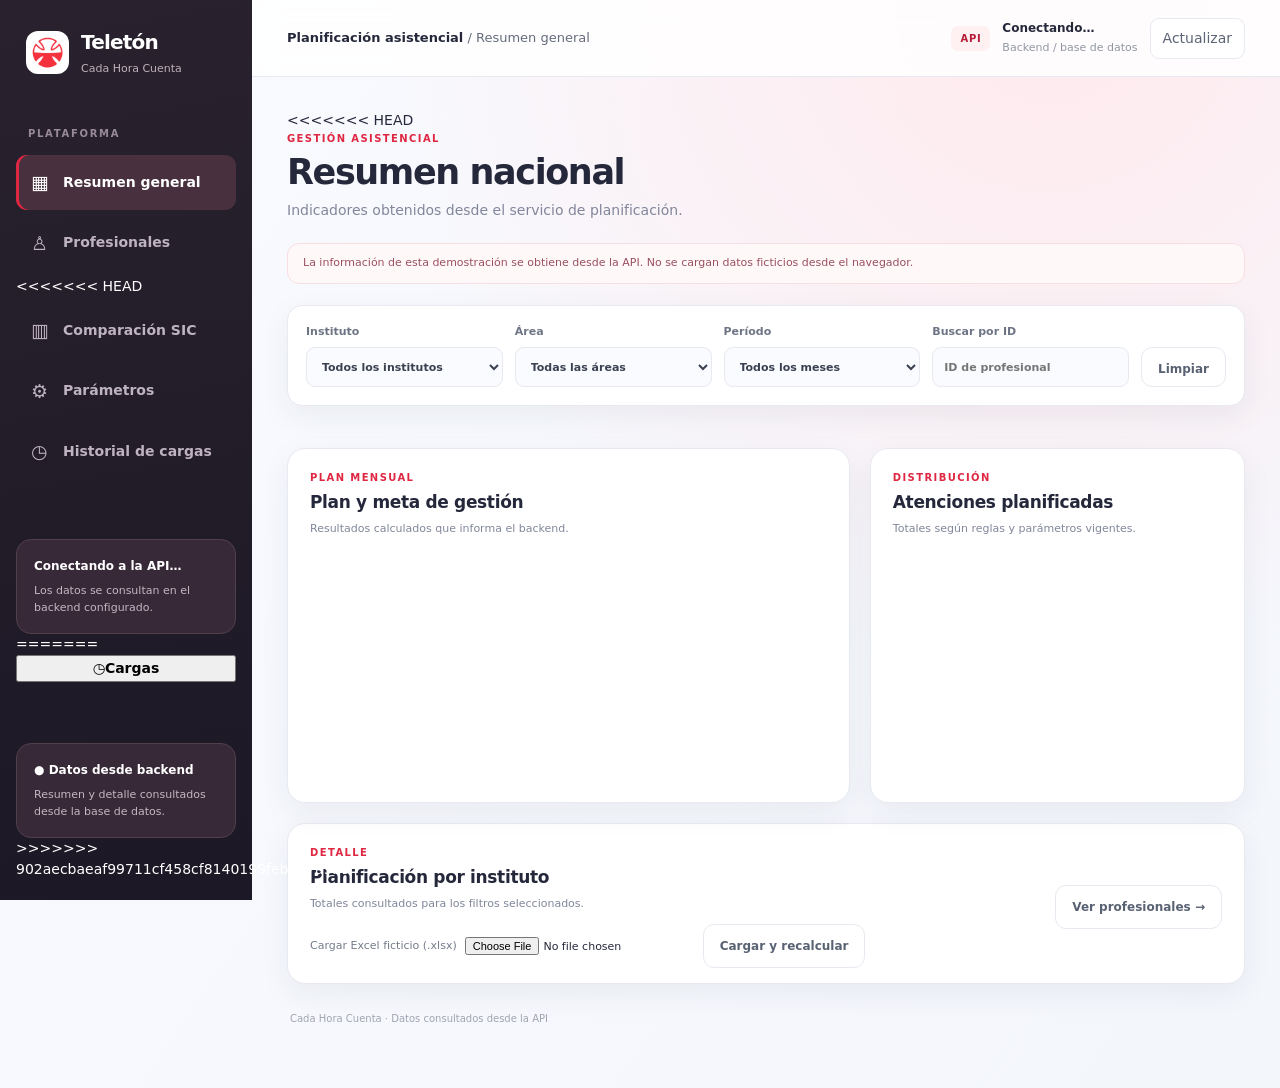
<file: frontend/index.html>
<!DOCTYPE html>
<html lang="es-CL">
<head><meta charset="UTF-8"><meta name="viewport" content="width=device-width, initial-scale=1"><meta http-equiv="refresh" content="0;url=dashboard.html"><title>Cada Hora Cuenta</title></head>
<body><p>Abriendo el dashboard… <a href="dashboard.html">Continuar</a></p></body>
</html>
</file>
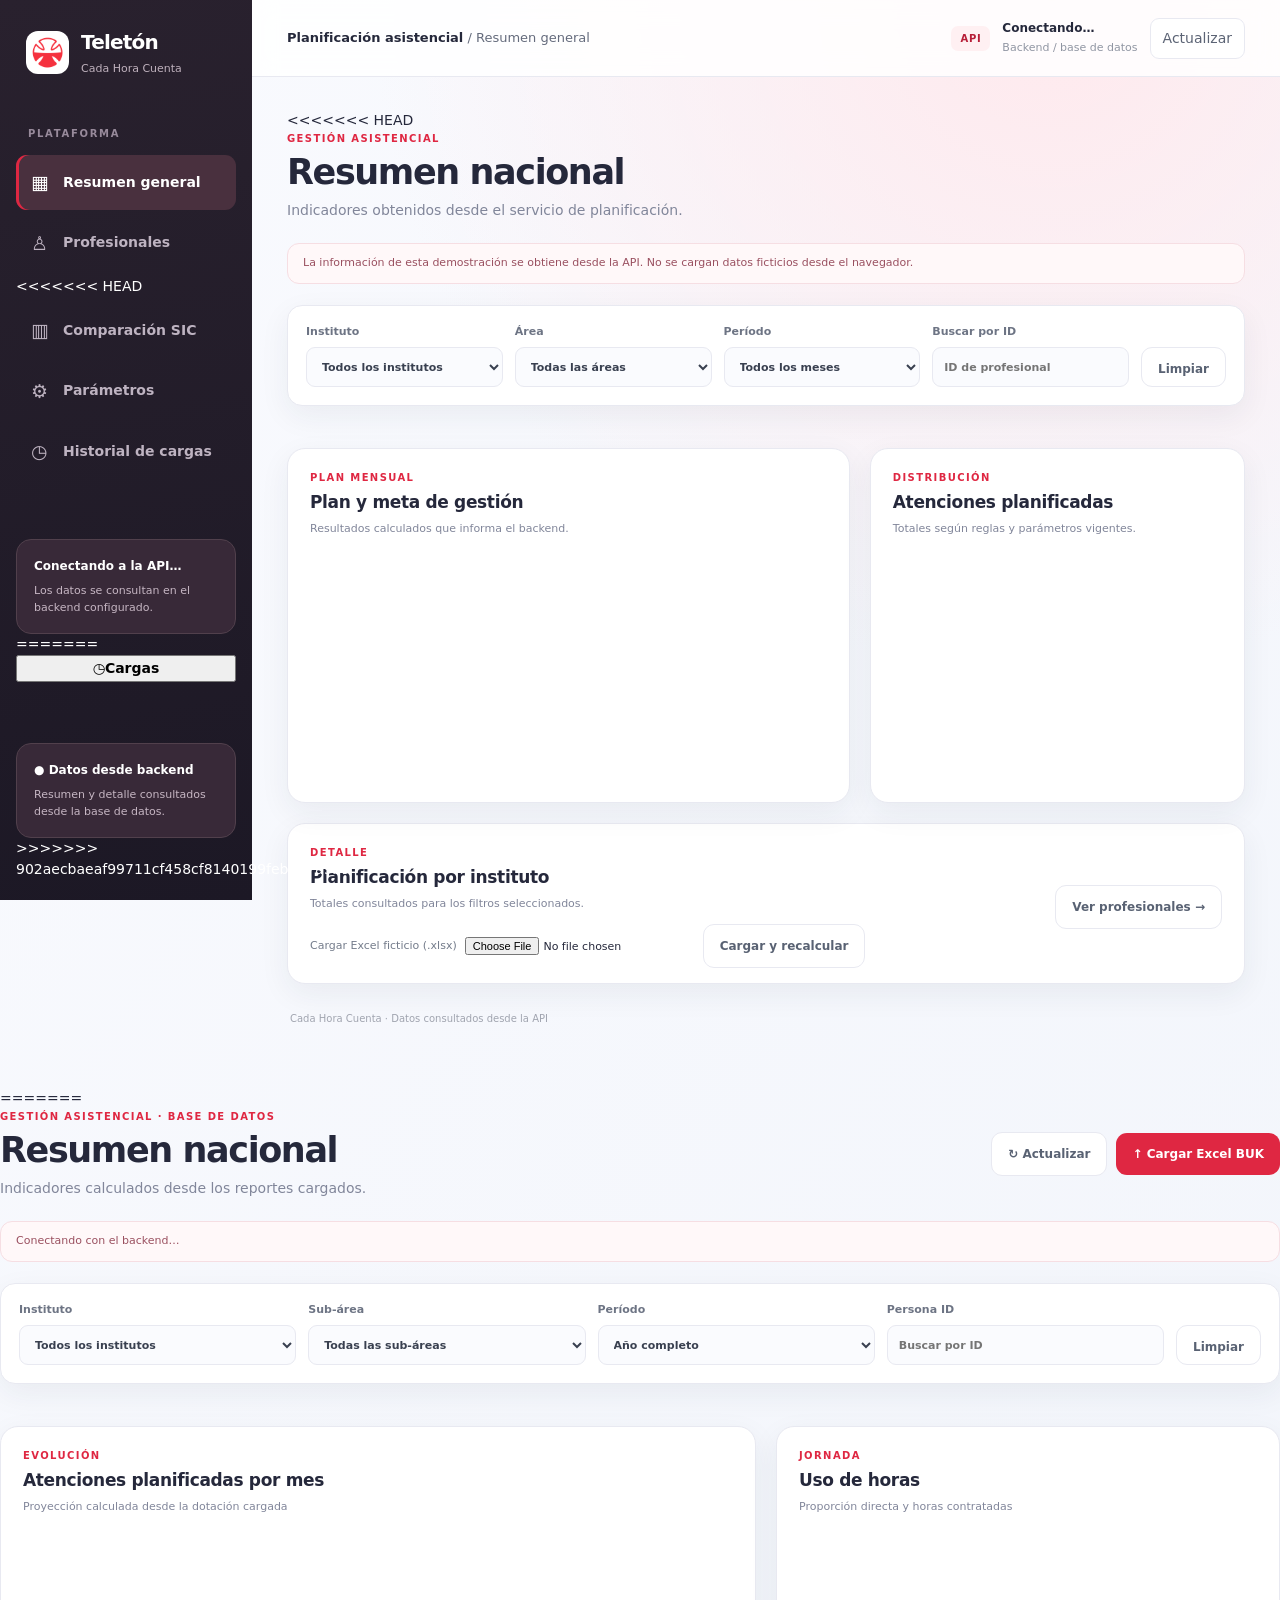
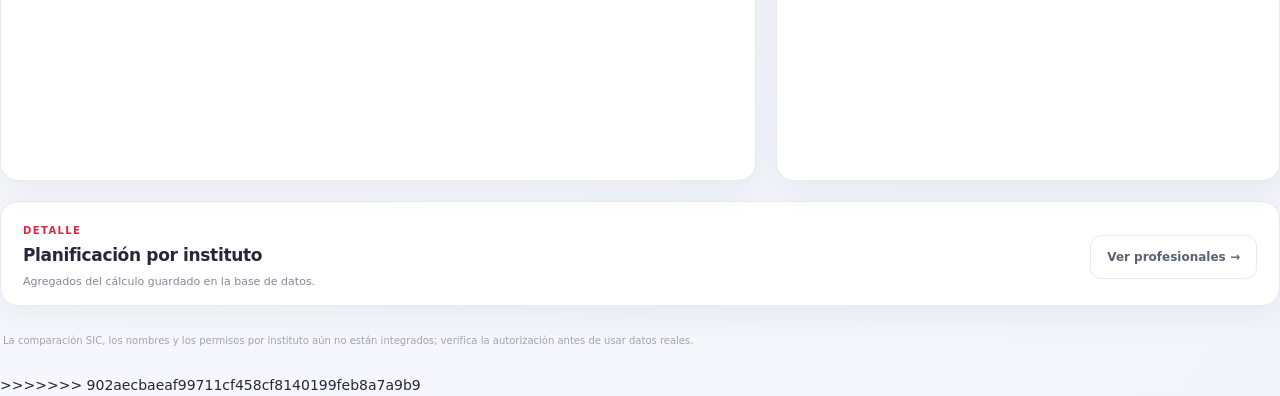
<file: frontend/dashboard.html>
<!DOCTYPE html>
<html lang="es-CL">
<head>
  <meta charset="UTF-8">
  <meta name="viewport" content="width=device-width, initial-scale=1">
  <meta name="description" content="Planificación asistencial consultada desde la API del backend.">
  <title>Cada Hora Cuenta | Planificación asistencial</title>
  <link rel="icon" href="assets/logo-teleton.png">
  <link rel="stylesheet" href="css/dashboard.css">
</head>
<body>
  <div class="app">
    <aside class="sidebar">
      <div class="brand"><img src="assets/logo-teleton.png" alt="Logo Teletón"><div><strong>Teletón</strong><small>Cada Hora Cuenta</small></div></div>
      <div class="nav-title">PLATAFORMA</div>
      <nav class="menu" aria-label="Menú principal">
        <button data-view="resumen" class="active" type="button"><span>▦</span><b>Resumen general</b></button>
        <button data-view="profesionales" type="button"><span>♙</span><b>Profesionales</b></button>
<<<<<<< HEAD
        <button data-view="sic" type="button"><span>▥</span><b>Comparación SIC</b></button>
        <button data-view="parametros" type="button"><span>⚙</span><b>Parámetros</b></button>
        <button data-view="historial" type="button"><span>◷</span><b>Historial de cargas</b></button>
      </nav>
      <div class="aside-bottom"><b id="api-status">Conectando a la API…</b><p>Los datos se consultan en el backend configurado.</p></div>
=======
        <button data-view="historial" type="button"><span>◷</span><b>Cargas</b></button>
      </nav>
      <div class="aside-bottom"><b>● Datos desde backend</b><p>Resumen y detalle consultados desde la base de datos.</p></div>
>>>>>>> 902aecbaeaf99711cf458cf8140199feb8a7a9b9
    </aside>
    <div class="workspace">
      <header class="topbar">
        <div class="crumb"><b>Planificación asistencial</b> / <span id="breadcrumb">Resumen general</span></div>
        <div class="user"><span class="pill">API</span><div class="user-info"><b id="database-status">Conectando…</b><small>Backend / base de datos</small></div><button class="logout" id="refresh" type="button">Actualizar</button></div>
      </header>
      <main class="main">
<<<<<<< HEAD
        <div class="heading"><div><div class="eyebrow">GESTIÓN ASISTENCIAL</div><h1 id="title">Resumen nacional</h1><p>Indicadores obtenidos desde el servicio de planificación.</p></div></div>
        <div class="notice" id="notice">La información de esta demostración se obtiene desde la API. No se cargan datos ficticios desde el navegador.</div>
        <p class="form__alert" id="api-error" role="alert" hidden></p>
        <div class="filters">
          <label>Instituto<select id="instituto"><option value="">Todos los institutos</option></select></label>
          <label>Área<select id="area"><option value="">Todas las áreas</option></select></label>
          <label>Período<select id="mes"><option value="">Todos los meses</option></select></label>
          <label>Buscar por ID<input id="buscar" type="search" inputmode="numeric" placeholder="ID de profesional"></label>
          <button class="btn secondary" id="limpiar" type="button">Limpiar</button>
        </div>

        <section class="view active" id="resumen">
          <div class="cards" id="cards"></div>
          <div class="two-columns">
            <article class="panel"><div class="panel-head"><div><div class="kicker">PLAN MENSUAL</div><h2>Plan y meta de gestión</h2><p>Resultados calculados que informa el backend.</p></div></div><div class="chart" id="chart"></div></article>
            <article class="panel"><div class="panel-head"><div><div class="kicker">DISTRIBUCIÓN</div><h2>Atenciones planificadas</h2><p>Totales según reglas y parámetros vigentes.</p></div></div><div class="distribution" id="distribution"></div></article>
          </div>
          <article class="panel"><div class="panel-head"><div><div class="kicker">DETALLE</div><h2>Planificación por instituto</h2><p>Totales consultados para los filtros seleccionados.</p><form id="upload-form"><label for="upload-file">Cargar Excel ficticio (.xlsx)</label> <input id="upload-file" type="file" accept=".xlsx" required><button class="btn secondary" type="submit">Cargar y recalcular</button></form><small id="upload-status" role="status"></small></div><button id="show-people" class="btn secondary" type="button">Ver profesionales →</button></div><div class="table-scroll"><table class="data-table"><thead id="summary-head"></thead><tbody id="summary-body"></tbody></table></div></article>
        </section>

        <section class="view" id="profesionales">
          <p class="section-info">El API entrega el identificador de persona y sus resultados agregados; no contiene nombres.</p>
          <article class="panel"><div class="panel-head"><div><div class="kicker">DOTACIÓN ASISTENCIAL</div><h2>Resultados por profesional</h2></div><button id="exportar" class="btn secondary" type="button">↓ Exportar CSV</button></div><div class="table-scroll"><table class="data-table"><thead><tr><th>ID persona</th><th class="num">Horas semanales*</th><th class="num">Plan directa</th><th class="num">Plan indirecta</th><th class="num">Plan total</th><th class="num">Meta gestión</th><th class="num">FOJA</th></tr></thead><tbody id="people-body"></tbody></table></div><p class="section-info">* Suma de jornadas en los períodos filtrados.</p></article>
        </section>
        <section class="view" id="sic"><article class="panel"><div class="panel-head"><div><div class="kicker">COMPARACIÓN SIC</div><h2>Datos SIC no disponibles</h2><p>El backend actual no ofrece una API de resultados realizados desde SIC. No se muestran valores simulados.</p></div></div></article></section>
        <section class="view" id="parametros">
          <article class="panel"><div class="panel-head"><div><div class="kicker">PARÁMETROS DE CÁLCULO</div><h2>Parámetros obtenidos de la API</h2><p>Vista de solo lectura; los cambios se realizan mediante endpoints autorizados.</p></div></div><div class="table-scroll"><table class="data-table"><thead><tr><th>Tipo</th><th>Nombre</th><th>Detalle</th></tr></thead><tbody id="params-body"></tbody></table></div></article>
        </section>
        <section class="view" id="historial">
          <div class="two-columns">
            <article class="panel"><div class="panel-head"><div><div class="kicker">EJECUCIONES</div><h2>Últimas cargas</h2></div></div><div class="table-scroll"><table class="data-table"><thead><tr><th>Fecha</th><th>Archivo</th><th>Estado</th><th>Filas</th><th>Errores</th></tr></thead><tbody id="loads-body"></tbody></table></div></article>
            <article class="panel"><div class="panel-head"><div><div class="kicker">CAMBIOS</div><h2>Cambios detectados</h2></div></div><div class="table-scroll"><table class="data-table"><thead><tr><th>Persona</th><th>Tipo</th><th>Detalle</th><th>Estado</th></tr></thead><tbody id="changes-body"></tbody></table></div></article>
          </div>
          <article class="panel"><div class="panel-head"><div><div class="kicker">VALIDACIÓN</div><h2>Errores recientes de carga</h2></div></div><div class="table-scroll"><table class="data-table"><thead><tr><th>Fecha</th><th>Archivo</th><th>Fila</th><th>Persona</th><th>Campo</th><th>Mensaje</th></tr></thead><tbody id="errors-body"></tbody></table></div></article>
        </section>
        <div class="footer">Cada Hora Cuenta · Datos consultados desde la API</div>
      </main>
    </div>
  </div>
  <script src="js/config.js"></script>
=======
        <div class="heading"><div><div class="eyebrow">GESTIÓN ASISTENCIAL · BASE DE DATOS</div><h1 id="title">Resumen nacional</h1><p id="subtitle">Indicadores calculados desde los reportes cargados.</p></div><div class="upload"><input id="excel-file" type="file" accept=".xlsx,application/vnd.openxmlformats-officedocument.spreadsheetml.sheet"><button id="refresh" class="btn secondary" type="button">↻ Actualizar</button><button id="cargar-excel" class="btn" type="button" data-central>↑ Cargar Excel BUK</button></div></div>
        <div class="notice" id="api-status" role="status" aria-live="polite">Conectando con el backend…</div>
        <div class="filters"><label>Instituto<select id="instituto"><option value="">Todos los institutos</option></select></label><label>Sub-área<select id="area"><option value="">Todas las sub-áreas</option></select></label><label>Período<select id="mes"><option value="all">Año completo</option></select></label><label>Persona ID<input id="buscar" type="search" inputmode="numeric" placeholder="Buscar por ID"></label><button class="btn secondary" id="limpiar" type="button">Limpiar</button></div>

        <section class="view active" id="resumen">
          <div class="cards" id="cards"></div>
          <div class="two-columns"><article class="panel"><div class="panel-head"><div><div class="kicker">EVOLUCIÓN</div><h2>Atenciones planificadas por mes</h2><p>Proyección calculada desde la dotación cargada</p></div></div><div class="chart" id="chart"></div></article><article class="panel"><div class="panel-head"><div><div class="kicker">JORNADA</div><h2>Uso de horas</h2><p>Proporción directa y horas contratadas</p></div></div><div class="distribution" id="distribution"></div></article></div>
          <article class="panel"><div class="panel-head"><div><div class="kicker">DETALLE</div><h2>Planificación por instituto</h2><p>Agregados del cálculo guardado en la base de datos.</p></div><button id="show-people" class="btn secondary" type="button">Ver profesionales →</button></div><div class="table-scroll"><table class="data-table"><thead id="summary-head"></thead><tbody id="summary-body"></tbody></table></div></article>
        </section>

        <section class="view" id="profesionales"><p class="section-info">Detalle de filas calculadas; el Excel fuente no incluye nombres de profesionales ni atenciones realizadas.</p><article class="panel"><div class="panel-head"><div><div class="kicker">DOTACIÓN ASISTENCIAL</div><h2>Profesionales y planificación</h2></div><button id="exportar" class="btn secondary" type="button">↓ Exportar CSV</button></div><div class="table-scroll"><table class="data-table"><thead><tr><th>Persona ID</th><th>Período</th><th>Ciudad</th><th>Instituto</th><th>Sub-área</th><th>Cargo</th><th class="num">Horas</th><th class="num">Plan directo</th><th class="num">Plan indirecto</th><th class="num">Plan total</th><th class="num">Meta</th><th class="num">FOJA</th></tr></thead><tbody id="people-body"></tbody></table></div></article></section>
        <section class="view" id="historial"><article class="panel"><div class="panel-head"><div><div class="kicker">TRAZABILIDAD</div><h2>Historial de cargas</h2></div></div><div class="table-scroll"><table class="data-table"><thead><tr><th>Fecha</th><th>Archivo</th><th>Estado</th><th>Filas válidas</th><th>Errores</th><th>Cambios</th><th>Detalle</th></tr></thead><tbody id="history"></tbody></table></div></article></section>
        <div class="footer">La comparación SIC, los nombres y los permisos por instituto aún no están integrados; verifica la autorización antes de usar datos reales.</div>
      </main>
    </div>
  </div>

>>>>>>> 902aecbaeaf99711cf458cf8140199feb8a7a9b9
  <script src="js/data-service.js"></script>
  <script src="js/dashboard.js"></script>
</body>
</html>
</file>
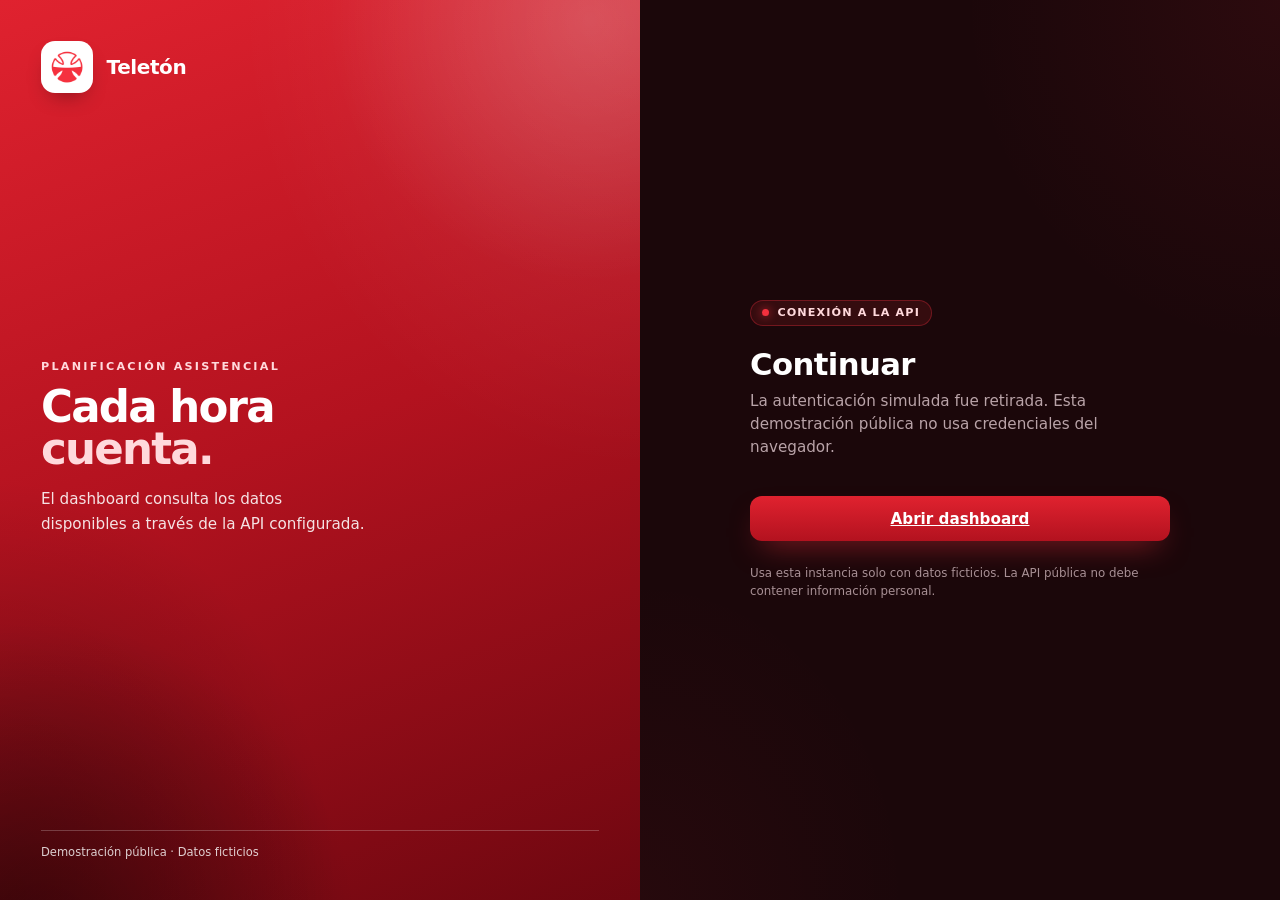
<file: frontend/login.html>
<!DOCTYPE html>
<html lang="es-CL">
<head>
  <meta charset="UTF-8">
  <meta name="viewport" content="width=device-width, initial-scale=1">
  <title>Cada Hora Cuenta | API</title>
  <link rel="icon" type="image/png" href="assets/logo-teleton.png">
  <link rel="stylesheet" href="css/login.css">
</head>
<body>
  <main class="auth">
    <section class="brand">
      <header class="brand__top">
        <span class="brand__mark"><img src="assets/logo-teleton.png" alt="Logo de Teletón" width="44" height="44"></span>
        <span class="brand__name">Teletón</span>
      </header>
      <div class="brand__body">
        <p class="brand__eyebrow">Planificación asistencial</p>
        <h1>Cada hora<br><span>cuenta.</span></h1>
        <p class="brand__text">El dashboard consulta los datos disponibles a través de la API configurada.</p>
      </div>
      <p class="brand__foot">Demostración pública · Datos ficticios</p>
    </section>
    <section class="panel">
      <div class="panel__inner">
        <p class="panel__tag"><span class="panel__dot" aria-hidden="true"></span> Conexión a la API</p>
        <header class="panel__head">
          <h2>Continuar</h2>
          <p>La autenticación simulada fue retirada. Esta demostración pública no usa credenciales del navegador.</p>
        </header>
        <a class="btn" href="dashboard.html">Abrir dashboard</a>
        <p class="panel__legal">Usa esta instancia solo con datos ficticios. La API pública no debe contener información personal.</p>
      </div>
    </section>
  </main>
</body>
</html>
</file>
<file: frontend/css/dashboard.css>
/* Cada Hora Cuenta - estilos del dashboard */
:root{--rojo:#df2742;--vino:#7d1d39;--tinta:#25283b;--gris:#81869a;--borde:#e8e9f1;--blanco:#fff;--fondo:#f6f7fc}
    *{box-sizing:border-box}body{margin:0;font:14px/1.5 system-ui,-apple-system,"Segoe UI",sans-serif;color:var(--tinta);background:radial-gradient(circle at 82% 0%,#ffe9ed 0,transparent 30%),linear-gradient(125deg,#f9fafe,#f2f5fb)}
    button,input,select{font:inherit}button{cursor:pointer}button:disabled{opacity:.5;cursor:not-allowed}button:focus-visible,a:focus-visible,input:focus-visible,select:focus-visible{outline:3px solid #f59aa9;outline-offset:2px}[hidden]{display:none!important}
    .app{display:grid;grid-template-columns:252px minmax(0,1fr);min-height:100vh}.sidebar{position:sticky;top:0;height:100vh;padding:27px 16px 20px;background:linear-gradient(170deg,#29212e,#1c1825);color:#fff;display:flex;flex-direction:column;z-index:5}
    .brand{display:flex;align-items:center;gap:12px;margin:0 10px 48px}.brand img{height:43px;width:43px;object-fit:contain;background:white;padding:5px;border-radius:12px}.brand strong{display:block;font-size:20px;letter-spacing:-.04em}.brand small{color:#bfb1bd;font-size:11px}.nav-title{font-size:10px;letter-spacing:.17em;color:#988a9b;font-weight:800;margin:0 12px 14px}
    .menu{display:grid;gap:6px}.menu button{display:flex;align-items:center;gap:12px;width:100%;padding:13px 15px;text-align:left;background:transparent;color:#beb3c1;border:0;border-radius:11px;font-weight:650}.menu button span{font-size:19px;width:20px}.menu button:hover{background:#3d2e3c;color:white}.menu button.active{background:#49303e;color:white;box-shadow:inset 3px 0 var(--rojo)}
    .aside-bottom{margin-top:auto;border-radius:15px;padding:17px;background:#382938;border:1px solid #51404c}.aside-bottom b{display:block;font-size:12px}.aside-bottom p{margin:8px 0 0;color:#c6b6c3;font-size:11px}.workspace{min-width:0}.topbar{height:77px;background:#ffffffd9;backdrop-filter:blur(12px);border-bottom:1px solid var(--borde);padding:0 35px;display:flex;align-items:center;justify-content:space-between;gap:15px}.crumb{font-size:13px;color:#646b7c}.crumb b{color:var(--tinta)}.user{display:flex;align-items:center;gap:12px}.pill{padding:5px 9px;background:#fff0f2;color:#b71d37;border-radius:7px;font-size:10px;font-weight:850;letter-spacing:.07em}.avatar{height:39px;width:39px;background:#ffe5ea;color:#af1c37;border-radius:50%;display:grid;place-items:center;font-weight:850}.user-info{line-height:1.3}.user-info b{display:block;font-size:12px}.user-info small{font-size:11px;color:#9095a2}.logout{border:1px solid var(--borde);border-radius:9px;background:#fff;padding:9px 12px;color:#5c6475}
    .main{max-width:1700px;padding:33px 35px 35px;margin:auto}.heading{display:flex;align-items:center;justify-content:space-between;gap:20px;margin-bottom:22px}.eyebrow{font-size:10px;color:var(--rojo);font-weight:900;letter-spacing:.14em;margin:0 0 7px}.heading h1{font-size:clamp(25px,3vw,35px);line-height:1.12;letter-spacing:-.04em;margin:0}.heading p{color:var(--gris);margin:8px 0 0}.btn{background:var(--rojo);border:0;color:white;border-radius:11px;padding:12px 16px;font-size:12px;font-weight:800;white-space:nowrap}.btn:hover{background:#bb1d38}.btn.secondary{background:#fff;color:#596273;border:1px solid var(--borde)}.notice{padding:11px 15px;background:#fff8f9;border:1px solid #f6dee3;border-radius:12px;color:#9a5060;font-size:11px;margin-bottom:21px}
    .upload{display:flex;gap:9px;align-items:center}.upload input{position:absolute;width:1px;height:1px;overflow:hidden;clip:rect(0,0,0,0)}.filters{display:grid;grid-template-columns:repeat(3,minmax(130px,1fr)) minmax(155px,1fr) auto;gap:12px;align-items:end;padding:18px;border:1px solid var(--borde);border-radius:15px;background:white;box-shadow:0 10px 30px #202b4210;margin-bottom:22px}.filters label{font-size:11px;font-weight:750;color:#6d7484;display:block}.filters select,.filters input{width:100%;height:40px;margin-top:7px;border:1px solid var(--borde);background:#fafbfe;padding:0 11px;border-radius:9px;color:#394050;min-width:0}.filters .btn{height:40px}
    .cards{display:grid;grid-template-columns:repeat(4,minmax(0,1fr));gap:15px;margin-bottom:20px}.card{border-radius:16px;padding:20px 21px;background:white;border:1px solid var(--borde);box-shadow:0 10px 30px #202b4210;min-width:0}.card small{font-size:11px;color:#838a99;font-weight:750}.card strong{display:block;font-size:30px;line-height:1.15;margin:14px 0 5px;letter-spacing:-.05em;overflow-wrap:anywhere}.card em{color:#9ca0ad;font-size:11px;font-style:normal}.card.featured{background:linear-gradient(135deg,#ef3d58,#b51536);color:white;border:0}.card.featured small,.card.featured em{color:#ffe3e8}
    .overview{display:grid;grid-template-columns:minmax(280px,.95fr) minmax(350px,1.55fr);gap:19px;margin-bottom:20px}.hero{position:relative;min-height:390px;padding:30px;border-radius:20px;overflow:hidden;background:linear-gradient(135deg,#281d2d 0%,#67233e 60%,#b72146 100%);color:white;box-shadow:0 18px 46px #651e3b30}.hero:after{content:"";position:absolute;right:-75px;bottom:-85px;width:280px;height:280px;border-radius:50%;border:45px solid #ffffff14}.hero label{font-size:10px;color:#ffd3dd;letter-spacing:.14em;font-weight:900}.hero h2{font-size:clamp(24px,2.5vw,32px);max-width:420px;line-height:1.15;letter-spacing:-.035em;margin:22px 0 12px}.hero p{font-size:14px;color:#f7dbe3;line-height:1.7;max-width:360px}.hero-stats{display:flex;flex-wrap:wrap;gap:10px;margin-top:30px}.hero-stats div{border:1px solid #ffffff2e;background:#ffffff15;padding:12px 15px;border-radius:13px;backdrop-filter:blur(4px)}.hero-stats strong{display:block;font-size:20px}.hero-stats small{font-size:10px;color:#f4c7d3}
    .panel{background:white;border:1px solid var(--borde);border-radius:18px;box-shadow:0 10px 30px #202b4210;overflow:hidden;min-width:0}.panel-head{padding:21px 22px 15px;display:flex;align-items:center;justify-content:space-between;gap:15px;flex-wrap:wrap}.kicker{color:var(--rojo);font-size:10px;font-weight:900;letter-spacing:.14em}.panel h2{font-size:17px;letter-spacing:-.02em;margin:5px 0}.panel-head p{font-size:11px;margin:4px 0 0;color:var(--gris)}
    .map-layout{display:grid;grid-template-columns:minmax(0,1fr) 226px;gap:14px;padding:0 16px 16px}.map{height:325px;min-height:325px;background:#f2f5fb;border-radius:13px;overflow:hidden;border:1px solid #e7e8f1;z-index:0}.map-list{height:325px;overflow:auto;display:grid;align-content:start;gap:7px;padding-right:4px}.place{border:1px solid #edeef3;background:#fff;border-radius:10px;padding:10px 11px;text-align:left;width:100%}.place:hover{border-color:#f0b2c0;background:#fff9fa}.place.active{border-color:#e65770;background:#fff0f3}.place strong{display:block;font-size:12px}.place small{display:block;font-size:10px;color:#9297a6;margin-top:3px}.place:disabled{opacity:.48}.map-note{color:#9b9dad;font-size:10px;padding:0 20px 16px}.map-fallback{padding:24px;color:#697386;font-size:13px}
    .two-columns{display:grid;grid-template-columns:1.5fr 1fr;gap:20px;margin:20px 0}.chart{height:250px;padding:25px 20px 20px;display:flex;align-items:flex-end;gap:10px}.chart-col{flex:1;min-width:0;text-align:center}.chart-bars{height:194px;display:flex;align-items:flex-end;justify-content:center;gap:3px}.chart-bars i{display:block;min-width:6px;width:34%;max-width:18px;border-radius:4px 4px 0 0;background:#e5314e}.chart-bars i.real{background:#f0b0bc}.chart-col small{display:block;font-size:10px;margin-top:8px;color:#969ca8}.legend{display:flex;gap:14px;font-size:10px;color:#858b9b}.legend i{display:inline-block;height:9px;width:9px;border-radius:3px;background:#e5314e;margin-right:5px}.legend i.real{background:#f0b0bc}
    .distribution{padding:4px 23px 23px}.progress-line{margin-bottom:19px}.progress-line div:first-child{display:flex;justify-content:space-between;gap:10px;margin-bottom:8px;font-size:12px}.progress-track{height:9px;border-radius:99px;background:#f3f4f8;overflow:hidden}.progress-track span{display:block;height:100%;border-radius:99px;background:#e5314e}.progress-line:nth-child(2) .progress-track span{background:#eca1af}.progress-line:nth-child(3) .progress-track span{background:#9a7891}
    .table-scroll{overflow:auto}.data-table{border-collapse:collapse;width:100%;font-size:12px;white-space:nowrap}.data-table th{text-align:left;background:#fafbfe;color:#848b9b;letter-spacing:.03em;font-size:10px;font-weight:800;padding:13px 17px}.data-table td{padding:14px 17px;border-top:1px solid #f0f1f6;color:#515969}.data-table td strong{color:#242939}.data-table .num{text-align:right;font-variant-numeric:tabular-nums}.table-link{border:0;padding:0;background:none;color:#c02340;font-weight:800}.badge{padding:4px 8px;border-radius:999px;background:#fff0f2;color:#b51c38;font-weight:800;font-size:10px}.badge.ok{background:#e9f8ef;color:#287448}
    .view{display:none}.view.active{display:block}.section-info{margin:0 0 18px;color:#747c8b}.empty{padding:24px;color:#9094a0}.params{display:grid;grid-template-columns:repeat(3,minmax(130px,1fr));gap:15px;padding:24px}.params label{font-size:12px;color:#6f7786;font-weight:700}.params input{margin-top:6px;display:block;width:100%;height:42px;border:1px solid var(--borde);border-radius:10px;padding:0 12px}.param-actions{padding:0 24px 24px;display:flex;gap:12px;align-items:center;flex-wrap:wrap}.history{padding:20px 24px}.history-item{padding:15px 0;border-bottom:1px solid var(--borde)}.history-item strong{display:block}.history-item small{color:#999}.history-item p{margin:5px 0}.footer{padding:27px 3px;color:#a0a4af;font-size:10px}
    @media(max-width:1300px){.overview{grid-template-columns:1fr}.hero{min-height:245px}.map-layout{grid-template-columns:minmax(0,1fr) 240px}}
    @media(max-width:980px){.app{grid-template-columns:78px 1fr}.sidebar{padding:25px 11px}.brand{margin:0 6px 42px}.brand>div,.nav-title,.menu button b,.aside-bottom{display:none}.menu button{justify-content:center}.main{padding:24px}.filters{grid-template-columns:repeat(2,minmax(0,1fr))}.cards{grid-template-columns:repeat(2,minmax(0,1fr))}.two-columns{grid-template-columns:1fr}}
    @media(max-width:660px){.app{display:block}.sidebar{position:relative;height:auto;padding:12px 14px;display:block}.brand{margin:0 0 12px}.brand>div{display:block}.menu{display:flex;overflow:auto}.menu button{width:auto;min-width:45px;flex:none}.topbar{height:auto;min-height:65px;padding:11px 16px}.crumb,.pill,.user-info{display:none}.main{padding:20px 14px}.heading{align-items:flex-start;flex-direction:column}.filters{grid-template-columns:1fr}.cards{gap:10px}.card{padding:15px}.card strong{font-size:23px}.map-layout{grid-template-columns:1fr}.map{height:340px}.map-list{height:180px;grid-template-columns:repeat(2,minmax(0,1fr))}.hero{padding:23px}}
#api-error{padding:11px 15px;background:#fff0f2;border:1px solid #e8a8b4;border-radius:10px;color:#8f1830}
#upload-form{display:flex;align-items:center;gap:8px;flex-wrap:wrap;margin-top:12px}
#upload-form label,#upload-status{font-size:11px;color:#747c8b}
#upload-form input{max-width:230px;font-size:11px}
</file>
<file: frontend/css/login.css>
/* =========================================================
   Login · Planificación Asistencial (Botathon 2026)
   Pantalla completa · paleta Teletón
   fondo #160307 · rojo #F5313E · blanco #FFFFFF
   ========================================================= */

:root {
  --bg-deep: #0d0204;
  --bg: #160307;
  --surface: #1b070a;
  --surface-2: #240a0e;
  --field: #120407;
  --border: #3b1a20;
  --border-strong: #5a2129;

  --red: #f5313e;
  --red-600: #d91f2c;
  --red-700: #b3121f;
  --red-900: #6e0710;

  --white: #ffffff;
  --text: #f7eef0;
  --muted: #b9a3a8;
  --muted-2: #a89095;
  --pink: #ffd9dc;

  --danger: #ff9aa2;

  --radius: 12px;
  --font: system-ui, -apple-system, "Segoe UI", Roboto, "Helvetica Neue", Arial, sans-serif;
}

*,
*::before,
*::after {
  box-sizing: border-box;
}

[hidden] {
  display: none !important;
}

::selection {
  background: rgba(245, 49, 62, 0.35);
  color: #fff;
}

html,
body {
  min-height: 100%;
}

body {
  margin: 0;
  min-height: 100dvh;
  font-family: var(--font);
  color: var(--text);
  background: var(--bg);
  -webkit-font-smoothing: antialiased;
}

/* ---------- Estructura a pantalla completa ---------- */

.auth {
  width: 100%;
  min-height: 100dvh;
  display: grid;
  grid-template-columns: 1fr 1fr;
  background: var(--surface);
  overflow: hidden;
}

/* ---------- Panel de marca ---------- */

.brand {
  position: relative;
  isolation: isolate;
  display: flex;
  flex-direction: column;
  gap: 1.75rem;
  min-height: 100dvh;
  padding: clamp(1.75rem, 3.2vw, 3rem);
  color: #fff;
  background:
    radial-gradient(120% 100% at 100% 0%, rgba(255, 255, 255, 0.1), transparent 52%),
    radial-gradient(85% 75% at 0% 100%, rgba(0, 0, 0, 0.32), transparent 62%),
    linear-gradient(160deg, #e0222f 0%, var(--red-700) 48%, var(--red-900) 100%);
  overflow: hidden;
}

.brand::before,
.brand::after {
  content: "";
  position: absolute;
  border-radius: 50%;
  z-index: -1;
  pointer-events: none;
}

.brand::before {
  width: 560px;
  height: 560px;
  right: -230px;
  top: -260px;
  background: radial-gradient(circle, rgba(255, 255, 255, 0.16), transparent 66%);
}

.brand::after {
  width: 680px;
  height: 680px;
  left: -300px;
  bottom: -380px;
  background: radial-gradient(circle, rgba(0, 0, 0, 0.38), transparent 66%);
}

.brand__watermark {
  position: absolute;
  right: -70px;
  bottom: -60px;
  width: min(30vw, 320px);
  height: auto;
  z-index: -1;
  pointer-events: none;
  filter: brightness(0) invert(1);
  opacity: 0.06;
}

.brand__top {
  display: flex;
  align-items: center;
  gap: 0.85rem;
}

.brand__mark {
  display: grid;
  place-items: center;
  width: 52px;
  height: 52px;
  flex: none;
  background: #fff;
  border-radius: 14px;
  box-shadow: 0 10px 22px -10px rgba(0, 0, 0, 0.45);
}

.brand__mark img {
  display: block;
  width: 34px;
  height: 34px;
}

.brand__name {
  font-size: 1.25rem;
  font-weight: 800;
  letter-spacing: -0.02em;
}

.brand__body {
  max-width: 520px;
  margin-block: auto;
}

.brand__eyebrow {
  margin: 0 0 0.9rem;
  font-size: 0.7rem;
  font-weight: 700;
  letter-spacing: 0.2em;
  text-transform: uppercase;
  color: var(--pink);
}

.brand h1 {
  margin: 0 0 1rem;
  font-size: clamp(2.3rem, 3.4vw, 3.6rem);
  line-height: 0.96;
  letter-spacing: -0.04em;
  font-weight: 800;
}

.brand h1 span {
  color: var(--pink);
}

.brand__text {
  max-width: 34ch;
  margin: 0 0 1.6rem;
  font-size: 0.95rem;
  line-height: 1.65;
  color: rgba(255, 255, 255, 0.88);
}

.brand__facts {
  display: flex;
  flex-wrap: wrap;
  gap: 1.25rem 2.25rem;
  margin: 0;
  padding: 0;
  list-style: none;
}

.brand__facts li {
  display: grid;
  gap: 0.15rem;
}

.brand__facts strong {
  font-size: 1.5rem;
  font-weight: 800;
  line-height: 1;
  letter-spacing: -0.03em;
  color: #fff;
  font-variant-numeric: tabular-nums;
}

.brand__facts span {
  font-size: 0.75rem;
  color: rgba(255, 255, 255, 0.82);
}

.brand__foot {
  margin: 0;
  padding-top: 0.9rem;
  border-top: 1px solid rgba(255, 255, 255, 0.22);
  font-size: 0.72rem;
  color: rgba(255, 255, 255, 0.8);
}

/* ---------- Panel de formulario ---------- */

.panel {
  display: grid;
  place-items: center;
  min-height: 100dvh;
  padding: clamp(2rem, 4.4vw, 3.5rem);
  background:
    radial-gradient(90% 70% at 100% 0%, rgba(245, 49, 62, 0.08), transparent 55%),
    radial-gradient(70% 60% at 0% 100%, rgba(245, 49, 62, 0.05), transparent 60%),
    var(--surface);
}

.panel__inner {
  width: 100%;
  max-width: 420px;
}

.panel__tag {
  display: inline-flex;
  align-items: center;
  gap: 0.5rem;
  margin: 0 0 1.25rem;
  padding: 0.35rem 0.7rem;
  border: 1px solid rgba(245, 49, 62, 0.32);
  border-radius: 999px;
  background: rgba(245, 49, 62, 0.12);
  color: var(--pink);
  font-size: 0.7rem;
  font-weight: 700;
  letter-spacing: 0.1em;
  text-transform: uppercase;
}

.panel__dot {
  width: 0.45rem;
  height: 0.45rem;
  border-radius: 50%;
  background: var(--red);
  box-shadow: 0 0 10px rgba(245, 49, 62, 0.9);
  animation: pulse 2.4s ease-in-out infinite;
}

@keyframes pulse {
  0%,
  100% {
    opacity: 1;
    transform: scale(1);
  }
  50% {
    opacity: 0.45;
    transform: scale(0.8);
  }
}

.panel__head h2 {
  margin: 0 0 0.5rem;
  font-size: clamp(1.7rem, 2.4vw, 2.1rem);
  letter-spacing: -0.02em;
  color: var(--white);
}

.panel__head p {
  margin: 0 0 2rem;
  font-size: 0.95rem;
  line-height: 1.5;
  color: var(--muted);
}

/* ---------- Formulario ---------- */

.form {
  display: grid;
  gap: 1.1rem;
}

.field {
  display: grid;
  gap: 0.45rem;
}

.field label {
  font-size: 0.875rem;
  font-weight: 650;
  color: #e9dde0;
}

input[type="email"],
input[type="password"],
input[type="text"] {
  width: 100%;
  padding: 0.78rem 0.95rem;
  font: inherit;
  font-size: 0.95rem;
  color: var(--text);
  background-color: var(--field);
  border: 1.5px solid var(--border);
  border-radius: var(--radius);
  transition: border-color 0.15s ease, box-shadow 0.15s ease, background-color 0.15s ease;
}

input::placeholder {
  color: var(--muted-2);
}

input:hover {
  border-color: var(--border-strong);
}

input:focus {
  outline: none;
  border-color: var(--red);
  background-color: #160508;
  box-shadow: 0 0 0 4px rgba(245, 49, 62, 0.18);
}

input[aria-invalid="true"] {
  border-color: var(--red);
}

input[aria-invalid="true"]:focus {
  box-shadow: 0 0 0 4px rgba(245, 49, 62, 0.28);
}

input:-webkit-autofill,
input:-webkit-autofill:hover,
input:-webkit-autofill:focus {
  -webkit-text-fill-color: var(--text);
  -webkit-box-shadow: 0 0 0 1000px var(--field) inset;
  caret-color: var(--text);
  transition: background-color 9999s ease-out;
}

.field__password {
  position: relative;
}

.field__password input {
  padding-right: 3rem;
}

.reveal {
  position: absolute;
  right: 0.3rem;
  top: 50%;
  transform: translateY(-50%);
  display: grid;
  place-items: center;
  width: 2.35rem;
  height: 2.35rem;
  padding: 0;
  border: 0;
  border-radius: 8px;
  background: transparent;
  color: var(--muted-2);
  cursor: pointer;
}

.reveal:hover {
  background: rgba(245, 49, 62, 0.12);
  color: var(--pink);
}

.reveal:focus-visible {
  outline: 2px solid var(--red);
  outline-offset: 2px;
}

.reveal svg {
  width: 20px;
  height: 20px;
}

.field__error {
  margin: 0;
  font-size: 0.8rem;
  color: var(--danger);
}

.form__row {
  display: flex;
  align-items: center;
  justify-content: space-between;
  gap: 1rem;
  flex-wrap: wrap;
}

.check {
  display: inline-flex;
  align-items: center;
  gap: 0.5rem;
  font-size: 0.875rem;
  font-weight: 500;
  color: var(--muted);
  cursor: pointer;
}

.check input {
  width: 1rem;
  height: 1rem;
  margin: 0;
  accent-color: var(--red);
  cursor: pointer;
}

.link {
  font-size: 0.875rem;
  font-weight: 600;
  color: var(--red);
  text-decoration: none;
}

.link:hover {
  color: var(--pink);
  text-decoration: underline;
  text-underline-offset: 3px;
}

.link:focus-visible {
  outline: 2px solid var(--red);
  outline-offset: 2px;
  border-radius: 4px;
}

.form__alert {
  margin: 0;
  padding: 0.7rem 0.85rem;
  border: 1px solid rgba(245, 49, 62, 0.42);
  border-radius: 10px;
  background: rgba(245, 49, 62, 0.1);
  color: #ffb4ba;
  font-size: 0.85rem;
  line-height: 1.45;
}

.form__alert--info {
  border-color: rgba(255, 217, 220, 0.28);
  background: rgba(255, 217, 220, 0.07);
  color: var(--pink);
}

.btn {
  display: inline-flex;
  align-items: center;
  justify-content: center;
  gap: 0.6rem;
  width: 100%;
  margin-top: 0.35rem;
  padding: 0.85rem 1rem;
  border: 0;
  border-radius: var(--radius);
  font: inherit;
  font-size: 0.95rem;
  font-weight: 700;
  color: #fff;
  background: linear-gradient(180deg, #e0222f, var(--red-700));
  box-shadow: 0 14px 30px -12px rgba(245, 49, 62, 0.55);
  cursor: pointer;
  transition: transform 0.12s ease, box-shadow 0.15s ease, filter 0.15s ease;
}

.btn:hover {
  filter: brightness(1.06);
  box-shadow: 0 18px 34px -12px rgba(245, 49, 62, 0.65);
}

.btn:active {
  transform: translateY(1px);
}

.btn:focus-visible {
  outline: 3px solid rgba(255, 217, 220, 0.55);
  outline-offset: 2px;
}

.btn[disabled] {
  opacity: 0.85;
  cursor: progress;
}

.btn__spinner {
  display: none;
  width: 1rem;
  height: 1rem;
  border: 2px solid rgba(255, 255, 255, 0.4);
  border-top-color: #fff;
  border-radius: 50%;
  animation: spin 0.7s linear infinite;
}

.btn.is-loading .btn__spinner {
  display: block;
}

@keyframes spin {
  to {
    transform: rotate(360deg);
  }
}

/* ---------- Credenciales de demo ---------- */

.demo {
  margin-top: 1.6rem;
  padding: 1rem;
  border: 1px dashed #4a1c24;
  border-radius: 12px;
  background: #140407;
}

.demo__title {
  margin: 0 0 0.6rem;
  font-size: 0.72rem;
  font-weight: 700;
  letter-spacing: 0.12em;
  text-transform: uppercase;
  color: var(--muted-2);
}

.demo__list {
  display: grid;
  gap: 0.45rem;
  margin: 0;
  padding: 0;
  list-style: none;
}

.demo__list li {
  display: flex;
  flex-wrap: wrap;
  align-items: center;
  gap: 0.4rem;
  font-size: 0.8rem;
  color: var(--muted);
}

.demo__fill {
  padding: 0;
  border: 0;
  background: none;
  font: inherit;
  font-size: 0.8rem;
  font-weight: 600;
  color: var(--red);
  text-decoration: underline;
  text-underline-offset: 2px;
  cursor: pointer;
}

.demo__fill:hover {
  color: var(--pink);
}

.demo__fill:focus-visible {
  outline: 2px solid var(--red);
  outline-offset: 2px;
  border-radius: 3px;
}

.panel__legal {
  margin: 1.4rem 0 0;
  font-size: 0.74rem;
  line-height: 1.55;
  color: var(--muted-2);
}

/* ---------- Responsive ---------- */

@media (max-width: 900px) {
  .auth {
    grid-template-columns: 1fr;
  }

  .brand {
    min-height: 0;
    gap: 1.25rem;
    padding: 2rem 1.5rem 2.25rem;
  }

  .brand__watermark {
    width: 260px;
    right: -90px;
    bottom: -80px;
    opacity: 0.07;
  }

  .brand__body {
    margin-block: 1.5rem 0;
  }

  .brand__mark {
    width: 46px;
    height: 46px;
    border-radius: 12px;
  }

  .brand__mark img {
    width: 30px;
    height: 30px;
  }

  .brand__name {
    font-size: 1.15rem;
  }

  .brand h1 {
    font-size: clamp(1.9rem, 7.5vw, 2.5rem);
    margin-bottom: 0.85rem;
  }

  .brand__text {
    margin-bottom: 0;
    font-size: 0.9rem;
  }

  .brand__facts,
  .brand__foot {
    display: none;
  }

  .panel {
    min-height: 0;
    place-items: start center;
    padding: 2rem 1.5rem 3rem;
  }

  .panel__inner {
    max-width: 440px;
  }

  .panel__head p {
    margin-bottom: 1.5rem;
  }
}

/* Portátiles con poca altura */
@media (min-width: 901px) and (max-height: 800px) {
  .brand {
    gap: 1.25rem;
    padding-block: 2rem;
  }

  .brand h1 {
    font-size: clamp(2rem, 3vw, 3rem);
    margin-bottom: 0.85rem;
  }

  .brand__text {
    margin-bottom: 1.2rem;
    font-size: 0.9rem;
  }

  .brand__facts {
    gap: 1rem 2rem;
  }

  .brand__facts strong {
    font-size: 1.5rem;
  }

  .brand__facts span {
    font-size: 0.72rem;
  }

  .panel__head p {
    margin-bottom: 1.4rem;
  }

  .demo {
    margin-top: 1.2rem;
    padding: 0.8rem;
  }

  .panel__legal {
    margin-top: 1rem;
  }
}

@media (prefers-reduced-motion: reduce) {
  *,
  *::before,
  *::after {
    animation-duration: 0.01ms !important;
    animation-iteration-count: 1 !important;
    transition-duration: 0.01ms !important;
  }

  .panel__dot {
    animation: none !important;
  }
}
</file>
